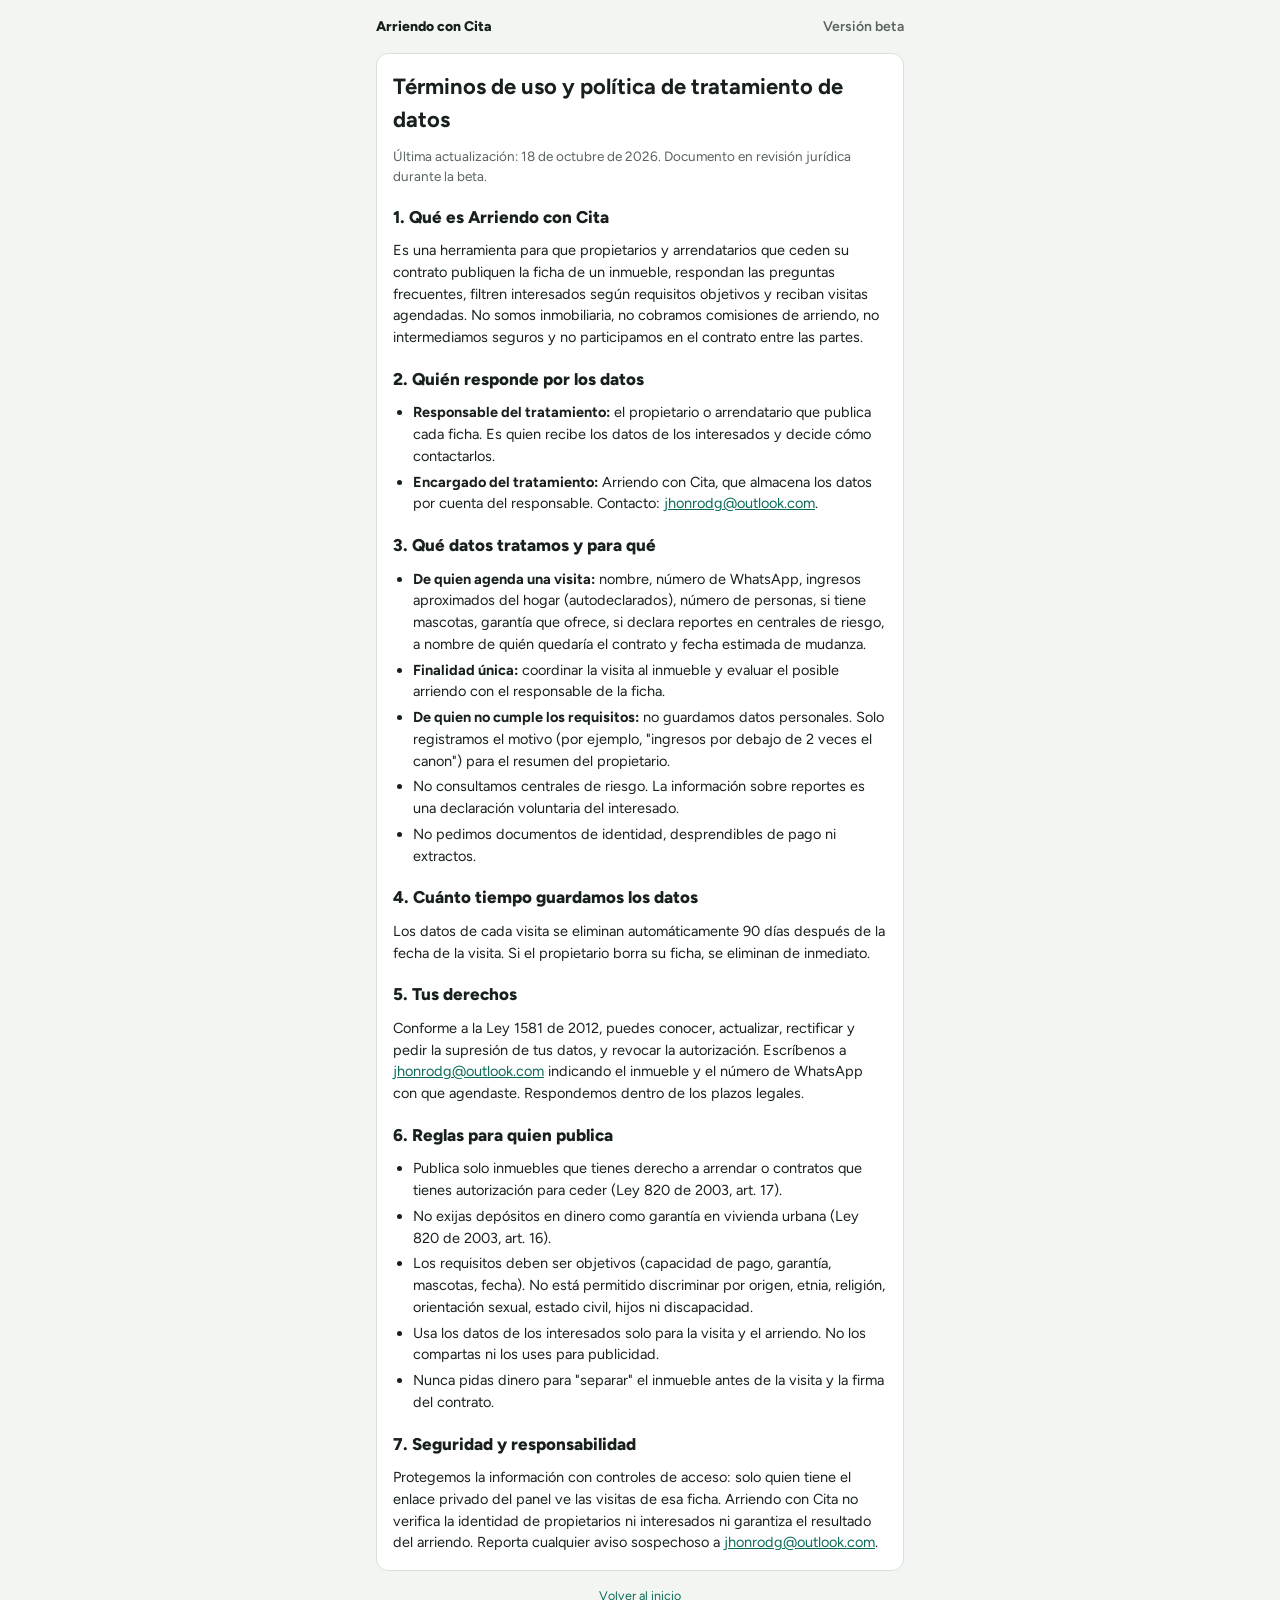
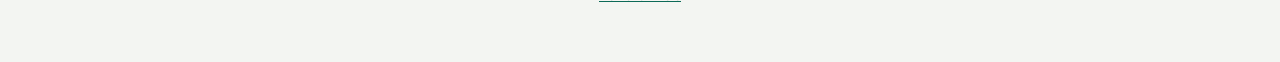
<file: privacidad.html>
<!doctype html>
<html lang="es">
<head>
<meta charset="utf-8">
<meta name="viewport" content="width=device-width, initial-scale=1, viewport-fit=cover">
<title>Términos y política de datos · Arriendo con Cita</title>
<link rel="preconnect" href="https://fonts.googleapis.com"><link rel="preconnect" href="https://fonts.gstatic.com" crossorigin>
<link rel="stylesheet" href="https://fonts.googleapis.com/css2?family=Anton&family=Figtree:wght@400;500;600;700;800&display=swap">
<link rel="stylesheet" href="assets/styles.css">
</head>
<body>
<main class="wrap">
  <div class="brand"><a href="./">Arriendo con Cita</a><span>Versión beta</span></div>
  <article class="card prose">
    <h1 style="font-size:22px">Términos de uso y política de tratamiento de datos</h1>
    <p class="muted">Última actualización: 18 de octubre de 2026. Documento en revisión jurídica durante la beta.</p>

    <h2>1. Qué es Arriendo con Cita</h2>
    <p>Es una herramienta para que propietarios y arrendatarios que ceden su contrato publiquen la ficha de un inmueble, respondan las preguntas frecuentes, filtren interesados según requisitos objetivos y reciban visitas agendadas. No somos inmobiliaria, no cobramos comisiones de arriendo, no intermediamos seguros y no participamos en el contrato entre las partes.</p>

    <h2>2. Quién responde por los datos</h2>
    <ul>
      <li><b>Responsable del tratamiento:</b> el propietario o arrendatario que publica cada ficha. Es quien recibe los datos de los interesados y decide cómo contactarlos.</li>
      <li><b>Encargado del tratamiento:</b> Arriendo con Cita, que almacena los datos por cuenta del responsable. Contacto: <a href="mailto:jhonrodg@outlook.com">jhonrodg@outlook.com</a>.</li>
    </ul>

    <h2>3. Qué datos tratamos y para qué</h2>
    <ul>
      <li><b>De quien agenda una visita:</b> nombre, número de WhatsApp, ingresos aproximados del hogar (autodeclarados), número de personas, si tiene mascotas, garantía que ofrece, si declara reportes en centrales de riesgo, a nombre de quién quedaría el contrato y fecha estimada de mudanza.</li>
      <li><b>Finalidad única:</b> coordinar la visita al inmueble y evaluar el posible arriendo con el responsable de la ficha.</li>
      <li><b>De quien no cumple los requisitos:</b> no guardamos datos personales. Solo registramos el motivo (por ejemplo, "ingresos por debajo de 2 veces el canon") para el resumen del propietario.</li>
      <li>No consultamos centrales de riesgo. La información sobre reportes es una declaración voluntaria del interesado.</li>
      <li>No pedimos documentos de identidad, desprendibles de pago ni extractos.</li>
    </ul>

    <h2>4. Cuánto tiempo guardamos los datos</h2>
    <p>Los datos de cada visita se eliminan automáticamente 90 días después de la fecha de la visita. Si el propietario borra su ficha, se eliminan de inmediato.</p>

    <h2>5. Tus derechos</h2>
    <p>Conforme a la Ley 1581 de 2012, puedes conocer, actualizar, rectificar y pedir la supresión de tus datos, y revocar la autorización. Escríbenos a <a href="mailto:jhonrodg@outlook.com">jhonrodg@outlook.com</a> indicando el inmueble y el número de WhatsApp con que agendaste. Respondemos dentro de los plazos legales.</p>

    <h2>6. Reglas para quien publica</h2>
    <ul>
      <li>Publica solo inmuebles que tienes derecho a arrendar o contratos que tienes autorización para ceder (Ley 820 de 2003, art. 17).</li>
      <li>No exijas depósitos en dinero como garantía en vivienda urbana (Ley 820 de 2003, art. 16).</li>
      <li>Los requisitos deben ser objetivos (capacidad de pago, garantía, mascotas, fecha). No está permitido discriminar por origen, etnia, religión, orientación sexual, estado civil, hijos ni discapacidad.</li>
      <li>Usa los datos de los interesados solo para la visita y el arriendo. No los compartas ni los uses para publicidad.</li>
      <li>Nunca pidas dinero para "separar" el inmueble antes de la visita y la firma del contrato.</li>
    </ul>

    <h2>7. Seguridad y responsabilidad</h2>
    <p>Protegemos la información con controles de acceso: solo quien tiene el enlace privado del panel ve las visitas de esa ficha. Arriendo con Cita no verifica la identidad de propietarios ni interesados ni garantiza el resultado del arriendo. Reporta cualquier aviso sospechoso a <a href="mailto:jhonrodg@outlook.com">jhonrodg@outlook.com</a>.</p>
  </article>
  <p class="foot"><a href="./">Volver al inicio</a></p>
</main>
</body>
</html>
</file>
<file: assets/styles.css>
/* Arriendo con Cita: una columna para celular, letrero amarillo "Se arrienda" como seña de identidad */
:root{
  --bg:#F3F5F2; --surface:#FFFFFF; --ink:#17201B; --muted:#58645D; --line:#D9E0DA; --soft:#E9EEEA;
  --sign:#F6BC00; --sign-ink:#131313;
  --accent:#0C6A58; --accent-ink:#FFFFFF;
  --ok:#1D7440; --ok-soft:#DDF0E3; --bad:#A8271F; --bad-soft:#F8E1DE; --warn:#8A5A00; --warn-soft:#FBEFD2;
  --f-sign:'Anton',Impact,'Arial Narrow Bold','Arial Narrow',sans-serif;
  --f-body:'Figtree',system-ui,-apple-system,'Segoe UI',Roboto,sans-serif;
  --r:12px;
  color-scheme:light;
}
@media (prefers-color-scheme: dark){:root{
  --bg:#101513; --surface:#18201C; --ink:#E7EDE9; --muted:#9AA79F; --line:#2A3530; --soft:#222B27;
  --accent:#4FC4A9; --accent-ink:#04221B;
  --ok:#67CF8F; --ok-soft:#173523; --bad:#F2877D; --bad-soft:#3A1E1B; --warn:#F0BE5A; --warn-soft:#3A2E12;
  color-scheme:dark;
}}
*{box-sizing:border-box}
html{-webkit-text-size-adjust:100%}
body{margin:0;background:var(--bg);color:var(--ink);font-family:var(--f-body);font-size:15px;line-height:1.5}
.wrap{max-width:560px;margin:0 auto;padding:16px max(16px,env(safe-area-inset-right)) 56px max(16px,env(safe-area-inset-left));display:flex;flex-direction:column;gap:16px}
h1,h2,h3,p{margin:0}
h2{font-size:17px;font-weight:800;text-wrap:balance}
h3{font-size:12px;font-weight:700;text-transform:uppercase;letter-spacing:.08em;color:var(--muted)}
a{color:var(--accent)}
button{cursor:pointer;font:inherit}
:focus-visible{outline:2px solid var(--accent);outline-offset:2px}
[hidden]{display:none!important}

.brand{display:flex;justify-content:space-between;align-items:center;font-weight:800;font-size:14px}
.brand a{color:var(--ink);text-decoration:none}
.brand span{color:var(--muted);font-weight:600}

.letrero{background:var(--sign);color:var(--sign-ink);border:3px solid var(--sign-ink);border-radius:6px;padding:14px 14px 12px;text-align:center;position:relative}
.letrero::before,.letrero::after{content:"";position:absolute;top:8px;width:8px;height:8px;border-radius:50%;background:var(--sign-ink);opacity:.8}
.letrero::before{left:10px}.letrero::after{right:10px}
.letrero h1{font-family:var(--f-sign);font-weight:400;font-size:clamp(38px,12vw,60px);line-height:.95;text-transform:uppercase;letter-spacing:.01em}
.letrero p{margin-top:8px;font-weight:700;font-size:14px}

.card{background:var(--surface);border:1px solid var(--line);border-radius:var(--r);padding:16px;display:flex;flex-direction:column;gap:12px}
.muted{color:var(--muted);font-size:13.5px}
.specs{display:flex;flex-wrap:wrap;gap:4px 14px;color:var(--muted);font-size:14px;font-variant-numeric:tabular-nums}
.specs b{color:var(--ink)}
dl.qa{margin:0;display:grid}
.qa div{display:grid;grid-template-columns:minmax(0,9em) minmax(0,1fr);gap:12px;padding:10px 0;border-top:1px solid var(--line)}
.qa dt{color:var(--muted);font-size:13.5px}
.qa dd{margin:0;font-weight:600}
.box{background:var(--soft);border-radius:10px;padding:10px 12px;font-size:14px}
.box.warn{background:var(--warn-soft);color:var(--warn);font-weight:600}
.box.bad{background:var(--bad-soft);color:var(--bad);font-weight:600}

.btn{display:flex;justify-content:center;align-items:center;gap:8px;width:100%;border:0;border-radius:10px;padding:14px 18px;font-weight:800;font-size:15px;background:var(--accent);color:var(--accent-ink);text-decoration:none;text-align:center}
.btn.ghost{background:transparent;color:var(--ink);border:1px solid var(--line);font-weight:700}
.btn.small{padding:9px 12px;font-size:13.5px;width:auto}
.btn:disabled{opacity:.45;cursor:not-allowed}
.row{display:flex;gap:8px;flex-wrap:wrap}
.row>*{flex:1 1 140px;min-width:0}
.link{background:none;border:0;padding:0;font-weight:700;font-size:13.5px;color:var(--accent);text-align:left}
.link.danger{color:var(--bad)}

ol.steps{list-style:none;margin:0;padding:0;display:flex;gap:6px}
ol.steps li{flex:1;display:flex;align-items:center;gap:6px;font-size:12.5px;font-weight:700;color:var(--muted);min-width:0}
ol.steps span{flex:none;width:22px;height:22px;border-radius:50%;display:grid;place-items:center;font-size:12px;border:1.5px solid var(--line)}
ol.steps li.on{color:var(--ink)}
ol.steps li.on span{background:var(--ink);color:var(--bg);border-color:var(--ink)}
ol.steps li.done span{background:var(--accent);color:var(--accent-ink);border-color:var(--accent)}

form{display:flex;flex-direction:column;gap:12px}
label,.field{display:grid;gap:6px;font-weight:700;font-size:14px}
.help{font-weight:500;color:var(--muted);font-size:13px}
input,select,textarea{font:inherit;font-weight:500;width:100%;padding:11px 12px;border:1px solid var(--line);border-radius:9px;background:var(--bg);color:var(--ink);min-width:0}
textarea{resize:vertical;min-height:84px;font-size:14px}
.check{display:flex;gap:10px;align-items:flex-start;font-weight:600;font-size:14px}
.check input{width:20px;height:20px;flex:none;margin-top:1px;accent-color:var(--accent)}
.err{color:var(--bad);font-size:13.5px;font-weight:700}
.grid2{display:grid;grid-template-columns:1fr 1fr;gap:10px}
.grid3{display:grid;grid-template-columns:repeat(3,minmax(0,1fr));gap:10px}
.seg{display:grid;grid-template-columns:repeat(auto-fit,minmax(110px,1fr));gap:6px}
.segb{border:1px solid var(--line);border-radius:9px;padding:10px 6px;background:var(--bg);color:var(--ink);font-weight:700;font-size:14px}
.segb[aria-pressed="true"]{background:var(--ink);color:var(--bg);border-color:var(--ink)}

.days{display:grid;grid-template-columns:repeat(7,minmax(0,1fr));gap:6px}
.day{border:1px solid var(--line);border-radius:10px;padding:7px 0;background:var(--surface);color:var(--ink);text-align:center;font-variant-numeric:tabular-nums}
.day small{display:block;font-size:10.5px;font-weight:700;text-transform:uppercase;letter-spacing:.06em;opacity:.7}
.day b{font-size:17px}
.day:disabled{opacity:.3;cursor:not-allowed}
.day[aria-pressed="true"]{background:var(--ink);color:var(--bg);border-color:var(--ink)}
.slots{display:grid;grid-template-columns:repeat(auto-fill,minmax(92px,1fr));gap:6px}
.slot{border:1px solid var(--line);border-radius:9px;padding:10px 4px;background:var(--surface);color:var(--ink);font-weight:700;font-size:14px;font-variant-numeric:tabular-nums}
.slot:disabled{text-decoration:line-through;opacity:.35;cursor:not-allowed}
.slot[aria-pressed="true"]{background:var(--accent);color:var(--accent-ink);border-color:var(--accent)}

.disp{display:grid;grid-template-columns:3em repeat(3,minmax(0,1fr));gap:6px;align-items:center}
.disp .hd{font-size:12px;font-weight:700;color:var(--muted);text-align:center}
.disp .dl{font-weight:700;font-size:14px}
.tg{border:1px solid var(--line);border-radius:8px;padding:9px 2px;background:var(--bg);color:var(--muted);font-size:12.5px;font-weight:700}
.tg[aria-pressed="true"]{background:var(--accent);color:var(--accent-ink);border-color:var(--accent)}

.stats{display:grid;grid-template-columns:repeat(3,minmax(0,1fr));gap:8px}
.stat{background:var(--surface);border:1px solid var(--line);border-radius:var(--r);padding:12px}
.stat b{display:block;font-size:28px;line-height:1.1;font-weight:800;font-variant-numeric:tabular-nums}
.stat span{font-size:12.5px;color:var(--muted);line-height:1.3;display:block;margin-top:2px}
.visit{display:grid;grid-template-columns:auto minmax(0,1fr);gap:12px;padding-top:12px;border-top:1px solid var(--line)}
.when{background:var(--sign);color:var(--sign-ink);border-radius:9px;padding:6px 4px;text-align:center;width:68px;display:flex;flex-direction:column;align-self:start;font-variant-numeric:tabular-nums}
.when small{font-size:10.5px;font-weight:800;text-transform:uppercase;letter-spacing:.06em}
.when b{font-size:22px;line-height:1.05;font-weight:800}
.when span{font-size:11.5px;font-weight:700}
.vname{font-weight:800}
.chips{display:flex;flex-wrap:wrap;gap:5px;margin:6px 0 8px}
.chip{display:inline-block;font-size:12px;font-weight:700;padding:3px 8px;border-radius:999px;background:var(--soft);color:var(--ink)}
.chip.ok{background:var(--ok-soft);color:var(--ok)}
.chip.bad{background:var(--bad-soft);color:var(--bad)}
.chip.warn{background:var(--warn-soft);color:var(--warn)}
.linkbox{display:flex;gap:8px;align-items:center}
.linkbox input{font-size:13px;font-family:ui-monospace,SFMono-Regular,Menlo,monospace}
.linkbox .btn{flex:none}
.big-ok{width:48px;height:48px;border-radius:50%;background:var(--ok-soft);color:var(--ok);display:grid;place-items:center;margin:0 auto}
.center{text-align:center}
.foot{color:var(--muted);font-size:12.5px;text-align:center;display:grid;gap:4px}
.loading{color:var(--muted);text-align:center;padding:40px 0}
.prose{display:grid;gap:10px;font-size:14.5px}
.prose h2{margin-top:8px}
.prose ul{margin:0;padding-left:20px;display:grid;gap:4px}
@media (prefers-reduced-motion: no-preference){
  .day,.slot,.segb,.tg,.btn{transition:background-color .15s ease,color .15s ease,transform .1s ease}
  .btn:active,.slot:active,.day:active{transform:scale(.98)}
}

/* Fotos */
.gal{position:relative;border-radius:var(--r);overflow:hidden;background:var(--soft)}
.gal-track{display:flex;overflow-x:auto;scroll-snap-type:x mandatory;scrollbar-width:none;overscroll-behavior-x:contain}
.gal-track::-webkit-scrollbar{display:none}
.gal-track button{flex:0 0 100%;scroll-snap-align:start;border:0;padding:0;background:none;aspect-ratio:4/3;max-width:100%;cursor:zoom-in}
.gal-track img{width:100%;height:100%;object-fit:cover;display:block}
.gal-count{position:absolute;right:10px;bottom:10px;background:rgba(0,0,0,.62);color:#fff;font-size:12px;font-weight:700;padding:3px 9px;border-radius:999px;font-variant-numeric:tabular-nums;pointer-events:none}
.lb{position:fixed;inset:0;z-index:50;background:rgba(0,0,0,.94);display:flex;align-items:center;justify-content:center;padding:max(12px,env(safe-area-inset-top)) max(12px,env(safe-area-inset-right)) max(12px,env(safe-area-inset-bottom)) max(12px,env(safe-area-inset-left))}
.lb img{max-width:100%;max-height:100%;object-fit:contain}
.lb button{position:absolute;border:0;border-radius:50%;width:44px;height:44px;background:rgba(255,255,255,.16);color:#fff;font-size:22px;font-weight:700;line-height:1}
.lb .lb-x{top:max(12px,env(safe-area-inset-top));right:max(12px,env(safe-area-inset-right))}
.lb .lb-prev{left:max(12px,env(safe-area-inset-left));top:50%;transform:translateY(-50%)}
.lb .lb-next{right:max(12px,env(safe-area-inset-right));top:50%;transform:translateY(-50%)}
.lb .lb-n{position:absolute;bottom:max(16px,env(safe-area-inset-bottom));left:50%;transform:translateX(-50%);color:#fff;font-weight:700;font-size:13px}
.thumbs{display:grid;grid-template-columns:repeat(auto-fill,minmax(96px,1fr));gap:8px}
.thumb{position:relative;aspect-ratio:1;border-radius:9px;overflow:hidden;background:var(--soft);max-width:100%}
.thumb img{width:100%;height:100%;object-fit:cover;display:block}
.thumb .tag{position:absolute;left:6px;top:6px;background:var(--sign);color:var(--sign-ink);font-size:11px;font-weight:800;padding:2px 6px;border-radius:6px}
.thumb .x{position:absolute;right:6px;top:6px;min-width:28px;height:28px;padding:0 8px;border-radius:999px;border:0;background:rgba(0,0,0,.66);color:#fff;font-size:13px;font-weight:800}
.thumb .cov{position:absolute;left:6px;bottom:6px;border:0;border-radius:6px;padding:3px 7px;background:rgba(0,0,0,.66);color:#fff;font-size:11.5px;font-weight:700}
.addph{aspect-ratio:1;border:2px dashed var(--line);border-radius:9px;display:grid;place-items:center;text-align:center;color:var(--muted);font-weight:700;font-size:13px;cursor:pointer;padding:6px}
.addph:hover{border-color:var(--accent);color:var(--accent)}
.progress{font-size:13.5px;font-weight:700;color:var(--accent)}
</file>
